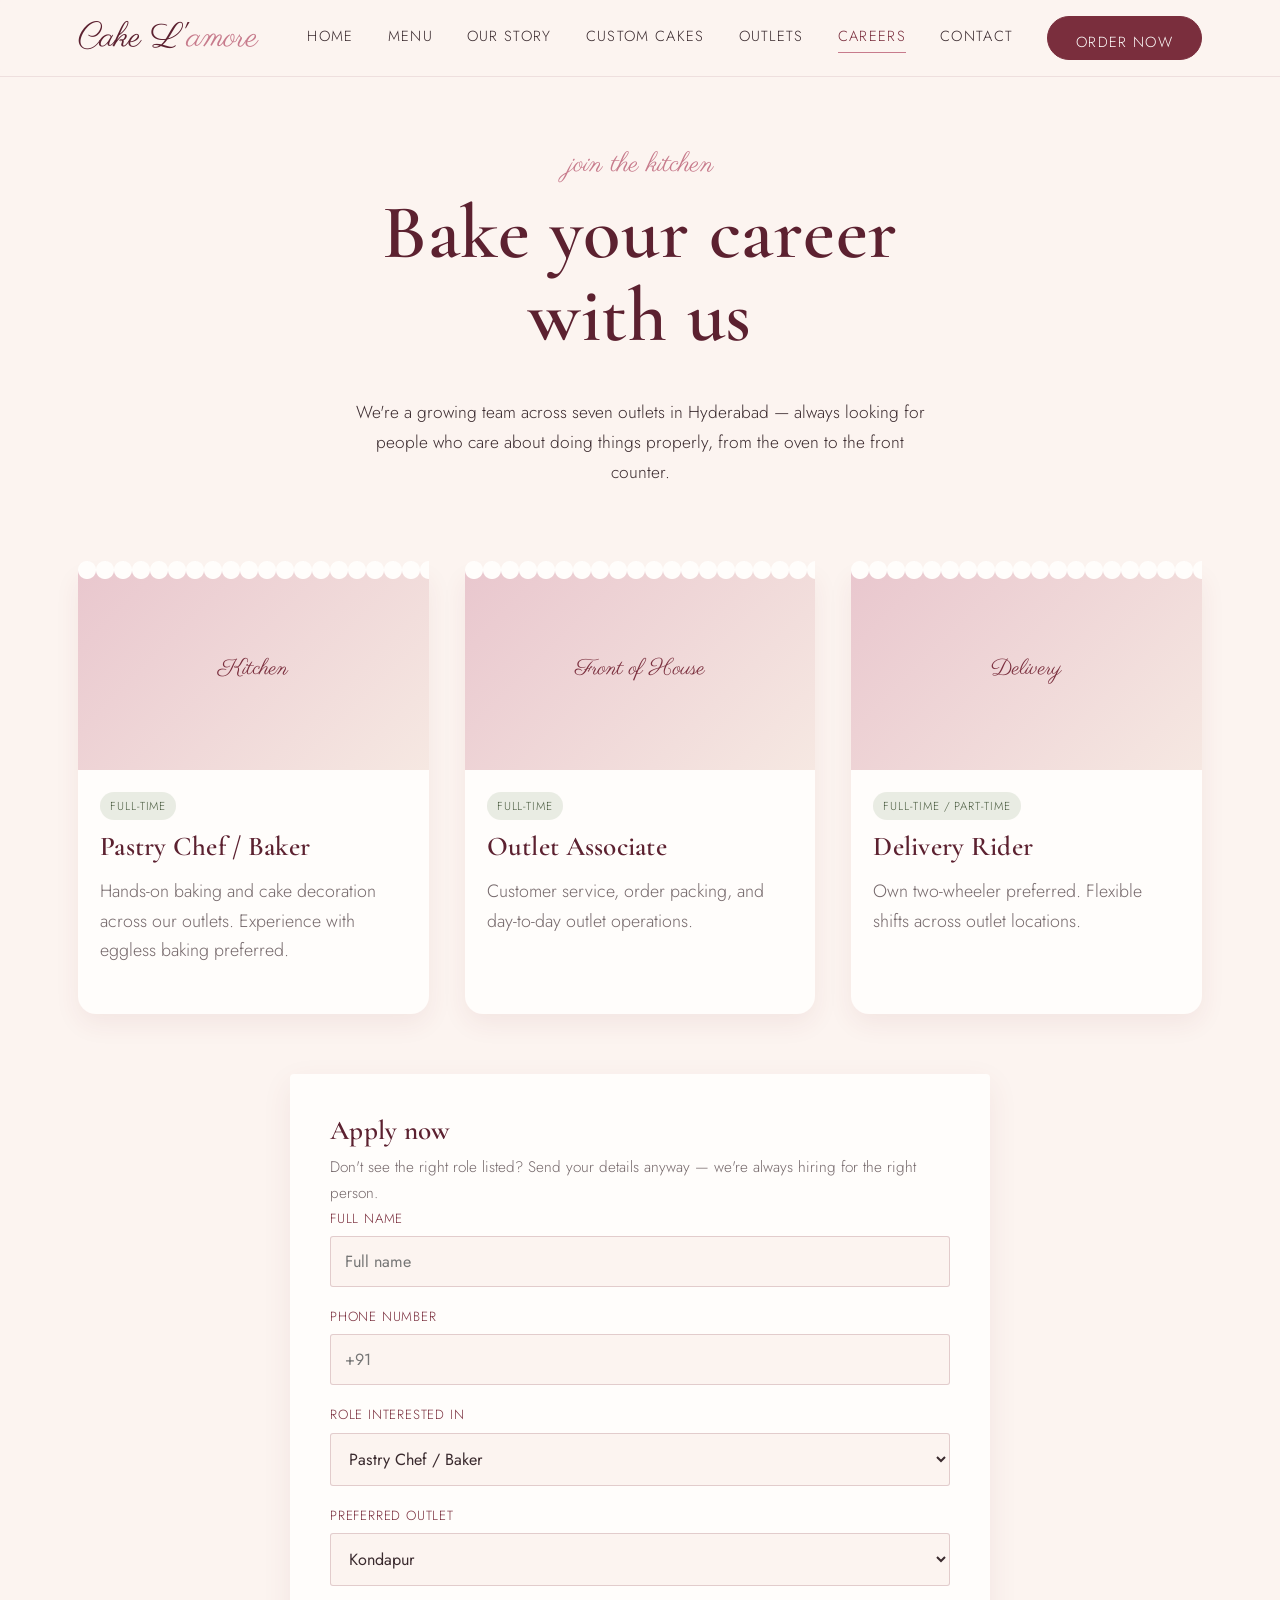
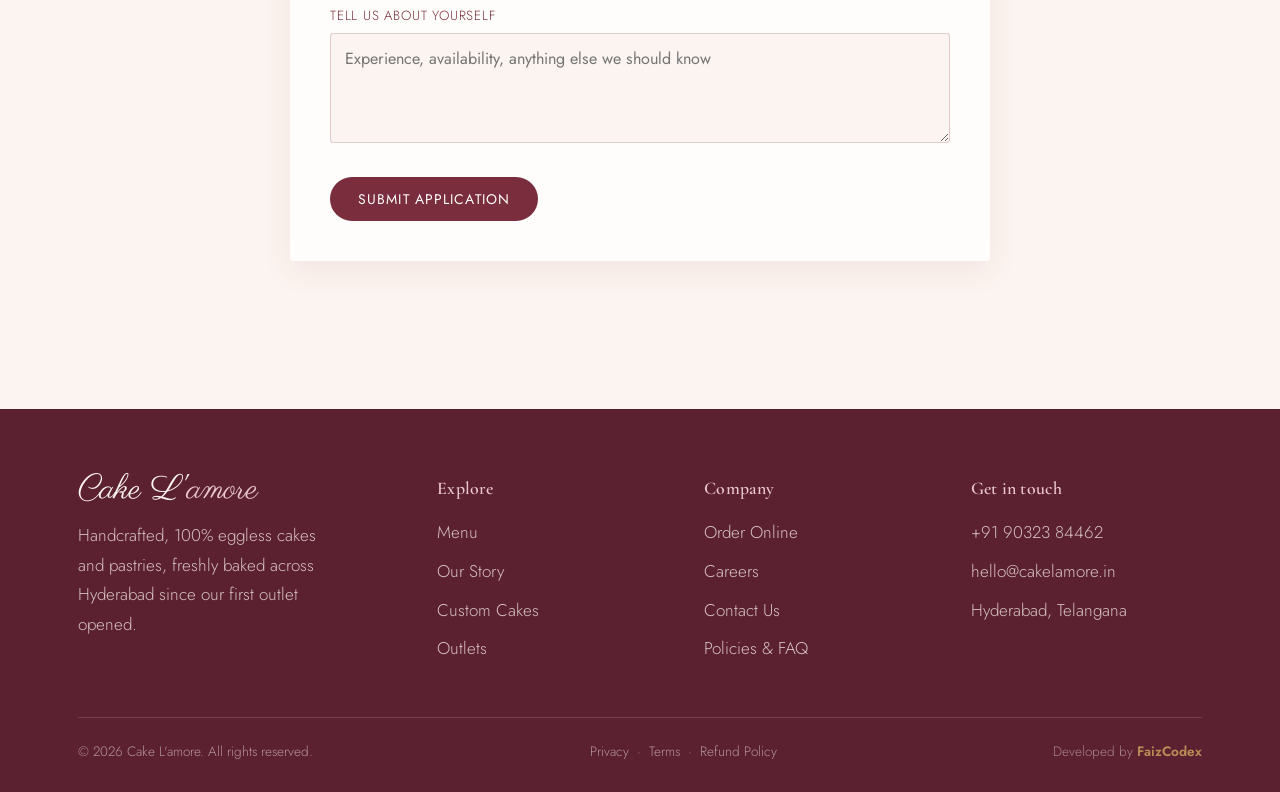
<file: careers.html>
<!DOCTYPE html>
<html lang="en">
<head>
<meta charset="UTF-8">
<meta name="viewport" content="width=device-width, initial-scale=1.0">
<title>Careers — Cake L'amore</title>
<meta name="description" content="Join the Cake L'amore team — open roles across our Hyderabad bakery outlets.">
<link rel="stylesheet" href="style.css">
</head>
<body data-page="careers">

<div id="loader" aria-hidden="true">
  <svg viewBox="0 0 300 100" xmlns="http://www.w3.org/2000/svg">
    <path d="M20,70 Q40,20 70,60 Q90,90 110,50 Q130,15 160,55 Q185,85 210,45 Q235,15 260,55" />
  </svg>
</div>

<header class="site">
  <div class="nav-inner">
    <a href="index.html" class="wordmark">Cake L'<span>amore</span></a>
    <nav class="links">
      <a href="index.html" data-nav="home">Home</a>
      <a href="menu.html" data-nav="menu">Menu</a>
      <a href="our-story.html" data-nav="story">Our Story</a>
      <a href="custom-cakes.html" data-nav="custom">Custom Cakes</a>
      <a href="outlets.html" data-nav="outlets">Outlets</a>
      <a href="careers.html" data-nav="careers">Careers</a>
      <a href="contact.html" data-nav="contact">Contact</a>
      <a href="order.html" class="btn solid">Order Now</a>
    </nav>
    <button class="hamburger" aria-label="Menu"><span></span><span></span><span></span></button>
  </div>
</header>

<section style="padding-top:64px;padding-bottom:20px">
  <div class="container section-head reveal">
    <span class="eyebrow">join the kitchen</span>
    <h1>Bake your career with us</h1>
    <p>We're a growing team across seven outlets in Hyderabad — always looking for people who care about doing things properly, from the oven to the front counter.</p>
  </div>
</section>

<section style="padding-top:10px">
  <div class="container">
    <div class="grid">

      <article class="card reveal">
        <div class="thumb">Kitchen</div>
        <div class="body">
          <span class="tag">Full-time</span>
          <h3>Pastry Chef / Baker</h3>
          <p style="font-size:.88rem;color:rgba(58,42,46,.7)">Hands-on baking and cake decoration across our outlets. Experience with eggless baking preferred.</p>
        </div>
      </article>

      <article class="card reveal">
        <div class="thumb">Front of House</div>
        <div class="body">
          <span class="tag">Full-time</span>
          <h3>Outlet Associate</h3>
          <p style="font-size:.88rem;color:rgba(58,42,46,.7)">Customer service, order packing, and day-to-day outlet operations.</p>
        </div>
      </article>

      <article class="card reveal">
        <div class="thumb">Delivery</div>
        <div class="body">
          <span class="tag">Full-time / Part-time</span>
          <h3>Delivery Rider</h3>
          <p style="font-size:.88rem;color:rgba(58,42,46,.7)">Own two-wheeler preferred. Flexible shifts across outlet locations.</p>
        </div>
      </article>

    </div>

    <div class="form-box reveal" style="margin-top:60px;max-width:700px;margin-left:auto;margin-right:auto">
      <h3 style="margin-bottom:6px">Apply now</h3>
      <p style="font-size:.9rem;color:rgba(58,42,46,.7);margin-bottom:0">Don't see the right role listed? Send your details anyway — we're always hiring for the right person.</p>
      <form data-demo-form>
        <label for="aname">Full Name</label>
        <input id="aname" type="text" required placeholder="Full name">

        <label for="aphone">Phone Number</label>
        <input id="aphone" type="tel" required placeholder="+91">

        <label for="arole">Role Interested In</label>
        <select id="arole">
          <option>Pastry Chef / Baker</option>
          <option>Outlet Associate</option>
          <option>Delivery Rider</option>
          <option>Other</option>
        </select>

        <label for="aoutlet">Preferred Outlet</label>
        <select id="aoutlet">
          <option>Kondapur</option>
          <option>Himayath Nagar</option>
          <option>Jubilee Hills</option>
          <option>Nizampet</option>
          <option>LB Nagar</option>
          <option>Secunderabad</option>
          <option>Manikonda / Narsingi</option>
          <option>Any</option>
        </select>

        <label for="anote">Tell us about yourself</label>
        <textarea id="anote" placeholder="Experience, availability, anything else we should know"></textarea>

        <button type="submit" class="btn solid" style="margin-top:24px;border:none;cursor:pointer">Submit Application</button>
        <p class="form-success" style="display:none;color:var(--wine);margin-top:16px">Thanks! Our team will review your application and reach out if it's a fit.</p>
      </form>
    </div>
  </div>
</section>

<footer class="site">
  <div class="container">
    <div class="foot-grid">
      <div>
        <div class="wordmark">Cake L'<span>amore</span></div>
        <p style="margin-top:14px;max-width:260px">Handcrafted, 100% eggless cakes and pastries, freshly baked across Hyderabad since our first outlet opened.</p>
      </div>
      <div>
        <h4>Explore</h4>
        <a href="menu.html">Menu</a>
        <a href="our-story.html">Our Story</a>
        <a href="custom-cakes.html">Custom Cakes</a>
        <a href="outlets.html">Outlets</a>
      </div>
      <div>
        <h4>Company</h4>
        <a href="order.html">Order Online</a>
        <a href="careers.html">Careers</a>
        <a href="contact.html">Contact Us</a>
        <a href="policies.html">Policies &amp; FAQ</a>
      </div>
      <div>
        <h4>Get in touch</h4>
        <a href="tel:+919032384462">+91 90323 84462</a>
        <a href="mailto:hello@cakelamore.in">hello@cakelamore.in</a>
        <p>Hyderabad, Telangana</p>
      </div>
    </div>
    <div class="foot-bottom">
      <span>© 2026 Cake L'amore. All rights reserved.</span>
      <span><a href="policies.html">Privacy</a> &nbsp;·&nbsp; <a href="policies.html">Terms</a> &nbsp;·&nbsp; <a href="policies.html">Refund Policy</a></span>
      <span class="dev-credit">Developed by <a href="https://www.faizcodex.com" target="_blank" rel="noopener">FaizCodex</a></span>
    </div>
  </div>
</footer>
<script src="script.js"></script>
</body>
</html>
</file>
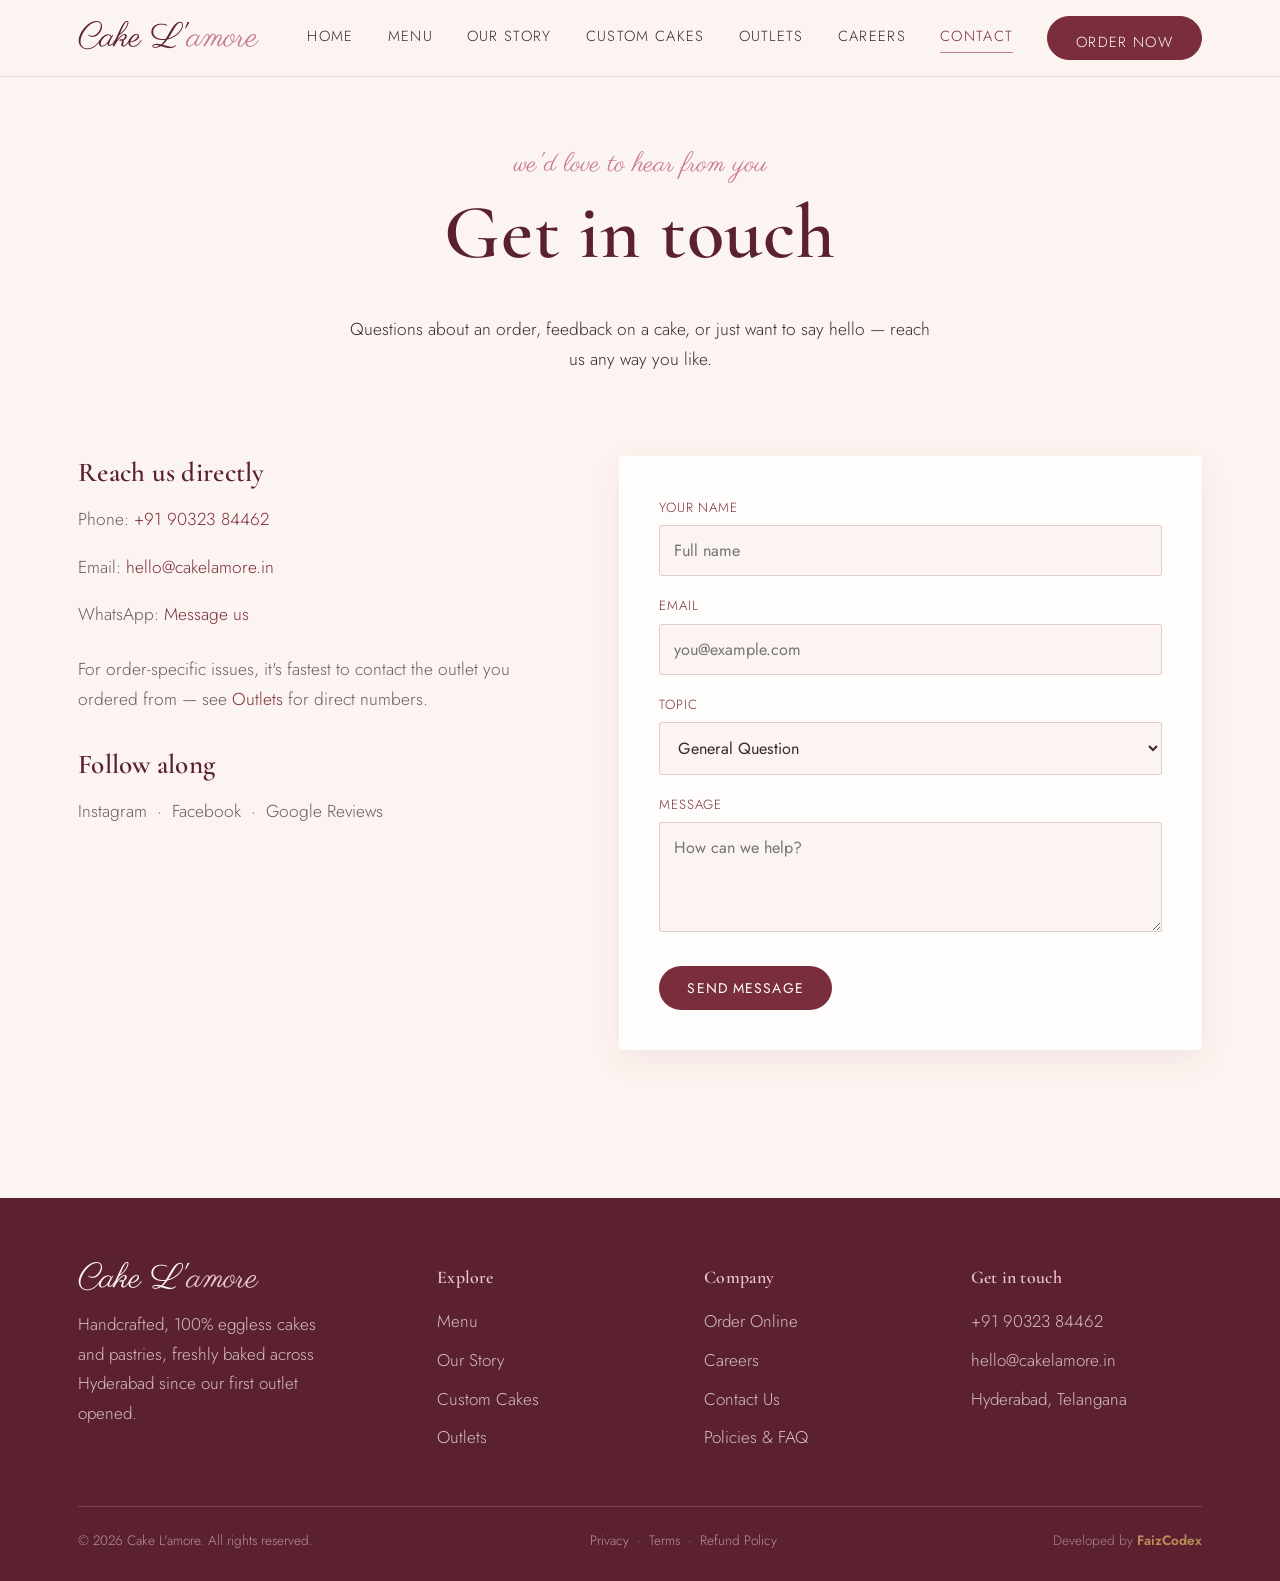
<file: contact.html>
<!DOCTYPE html>
<html lang="en">
<head>
<meta charset="UTF-8">
<meta name="viewport" content="width=device-width, initial-scale=1.0">
<title>Contact — Cake L'amore</title>
<meta name="description" content="Get in touch with Cake L'amore, Hyderabad — questions, feedback, or help with your order.">
<link rel="stylesheet" href="style.css">
</head>
<body data-page="contact">

<div id="loader" aria-hidden="true">
  <svg viewBox="0 0 300 100" xmlns="http://www.w3.org/2000/svg">
    <path d="M20,70 Q40,20 70,60 Q90,90 110,50 Q130,15 160,55 Q185,85 210,45 Q235,15 260,55" />
  </svg>
</div>

<header class="site">
  <div class="nav-inner">
    <a href="index.html" class="wordmark">Cake L'<span>amore</span></a>
    <nav class="links">
      <a href="index.html" data-nav="home">Home</a>
      <a href="menu.html" data-nav="menu">Menu</a>
      <a href="our-story.html" data-nav="story">Our Story</a>
      <a href="custom-cakes.html" data-nav="custom">Custom Cakes</a>
      <a href="outlets.html" data-nav="outlets">Outlets</a>
      <a href="careers.html" data-nav="careers">Careers</a>
      <a href="contact.html" data-nav="contact">Contact</a>
      <a href="order.html" class="btn solid">Order Now</a>
    </nav>
    <button class="hamburger" aria-label="Menu"><span></span><span></span><span></span></button>
  </div>
</header>

<section style="padding-top:64px;padding-bottom:20px">
  <div class="container section-head reveal">
    <span class="eyebrow">we'd love to hear from you</span>
    <h1>Get in touch</h1>
    <p>Questions about an order, feedback on a cake, or just want to say hello — reach us any way you like.</p>
  </div>
</section>

<section style="padding-top:10px">
  <div class="container" style="display:grid;grid-template-columns:1fr 1.2fr;gap:56px;align-items:flex-start">

    <div class="reveal">
      <h3>Reach us directly</h3>
      <p style="color:rgba(58,42,46,.75)">Phone: <a href="tel:+919032384462" style="color:var(--wine)">+91 90323 84462</a></p>
      <p style="color:rgba(58,42,46,.75)">Email: <a href="mailto:hello@cakelamore.in" style="color:var(--wine)">hello@cakelamore.in</a></p>
      <p style="color:rgba(58,42,46,.75)">WhatsApp: <a href="https://wa.me/919032384462" style="color:var(--wine)">Message us</a></p>
      <p style="color:rgba(58,42,46,.75);margin-top:24px">For order-specific issues, it's fastest to contact the outlet you ordered from — see <a href="outlets.html" style="color:var(--wine)">Outlets</a> for direct numbers.</p>
      <h3 style="margin-top:34px">Follow along</h3>
      <p style="color:rgba(58,42,46,.75)">Instagram &nbsp;·&nbsp; Facebook &nbsp;·&nbsp; Google Reviews</p>
    </div>

    <div class="form-box reveal">
      <form data-demo-form>
        <label for="cname">Your Name</label>
        <input id="cname" type="text" required placeholder="Full name">

        <label for="cemail">Email</label>
        <input id="cemail" type="email" required placeholder="you@example.com">

        <label for="ctopic">Topic</label>
        <select id="ctopic">
          <option>General Question</option>
          <option>Order Issue</option>
          <option>Feedback</option>
          <option>Bulk / Corporate Orders</option>
          <option>Other</option>
        </select>

        <label for="cmessage">Message</label>
        <textarea id="cmessage" required placeholder="How can we help?"></textarea>

        <button type="submit" class="btn solid" style="margin-top:24px;border:none;cursor:pointer">Send Message</button>
        <p class="form-success" style="display:none;color:var(--wine);margin-top:16px">Thanks for reaching out! We'll get back to you within 24 hours.</p>
      </form>
    </div>

  </div>
</section>

<footer class="site">
  <div class="container">
    <div class="foot-grid">
      <div>
        <div class="wordmark">Cake L'<span>amore</span></div>
        <p style="margin-top:14px;max-width:260px">Handcrafted, 100% eggless cakes and pastries, freshly baked across Hyderabad since our first outlet opened.</p>
      </div>
      <div>
        <h4>Explore</h4>
        <a href="menu.html">Menu</a>
        <a href="our-story.html">Our Story</a>
        <a href="custom-cakes.html">Custom Cakes</a>
        <a href="outlets.html">Outlets</a>
      </div>
      <div>
        <h4>Company</h4>
        <a href="order.html">Order Online</a>
        <a href="careers.html">Careers</a>
        <a href="contact.html">Contact Us</a>
        <a href="policies.html">Policies &amp; FAQ</a>
      </div>
      <div>
        <h4>Get in touch</h4>
        <a href="tel:+919032384462">+91 90323 84462</a>
        <a href="mailto:hello@cakelamore.in">hello@cakelamore.in</a>
        <p>Hyderabad, Telangana</p>
      </div>
    </div>
    <div class="foot-bottom">
      <span>© 2026 Cake L'amore. All rights reserved.</span>
      <span><a href="policies.html">Privacy</a> &nbsp;·&nbsp; <a href="policies.html">Terms</a> &nbsp;·&nbsp; <a href="policies.html">Refund Policy</a></span>
      <span class="dev-credit">Developed by <a href="https://www.faizcodex.com" target="_blank" rel="noopener">FaizCodex</a></span>
    </div>
  </div>
</footer>
<script src="script.js"></script>
</body>
</html>
</file>
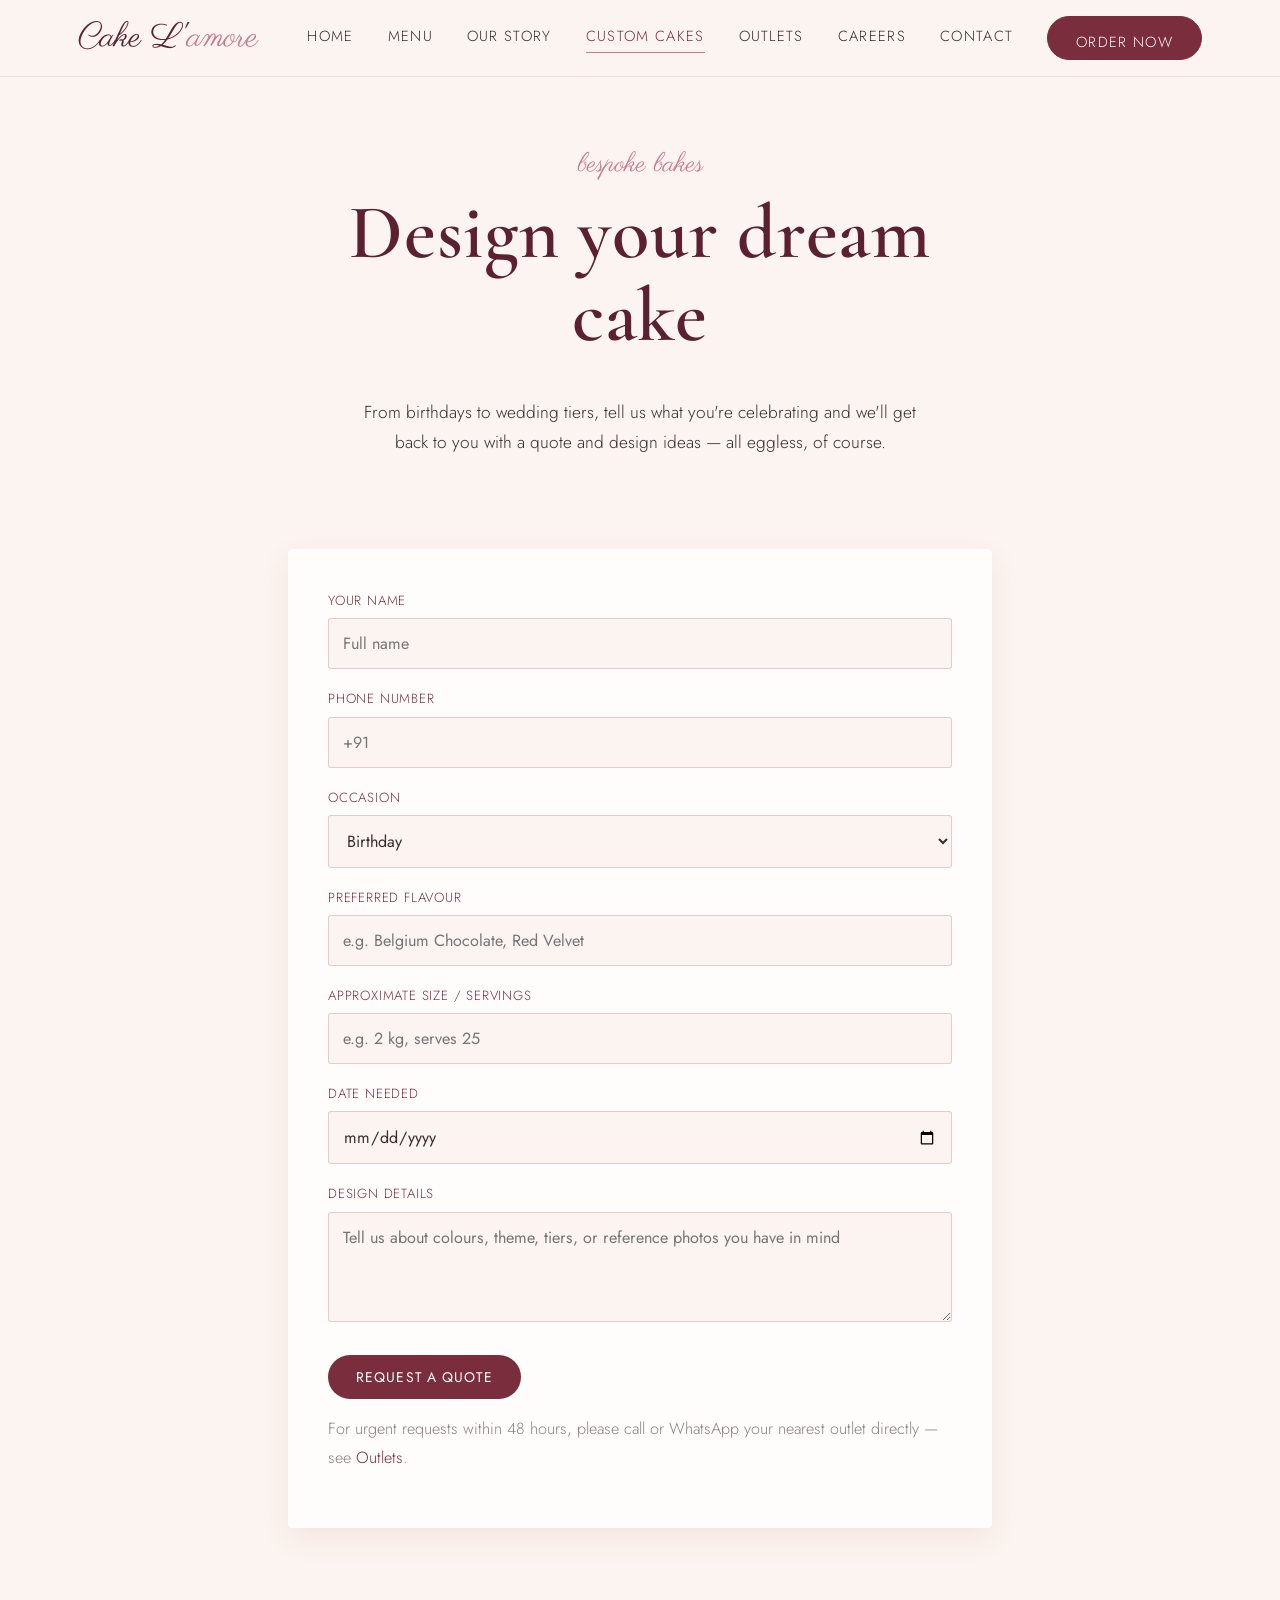
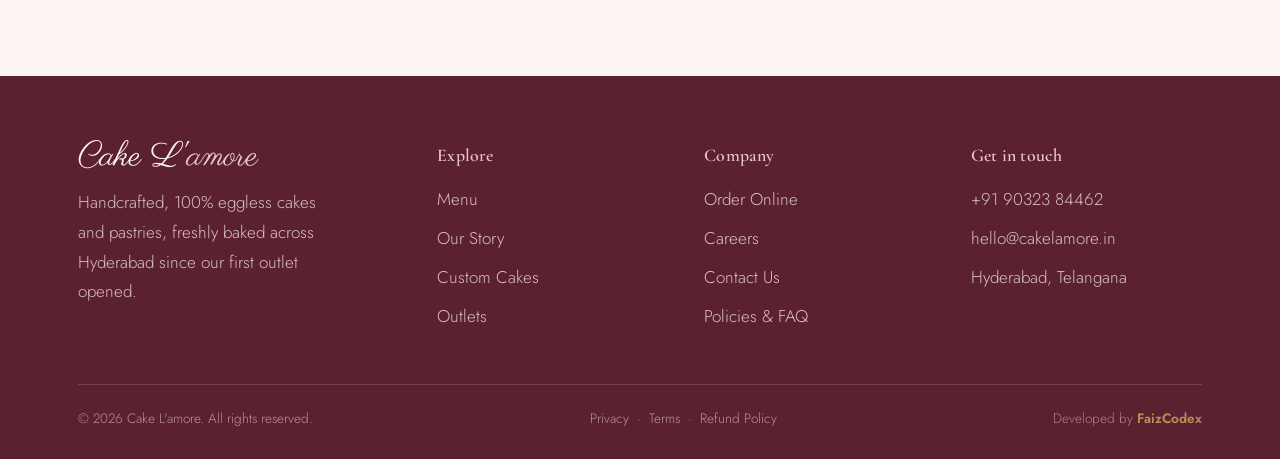
<file: custom-cakes.html>
<!DOCTYPE html>
<html lang="en">
<head>
<meta charset="UTF-8">
<meta name="viewport" content="width=device-width, initial-scale=1.0">
<title>Custom Cakes — Cake L'amore</title>
<meta name="description" content="Request a custom eggless cake for weddings, birthdays and celebrations from Cake L'amore, Hyderabad.">
<link rel="stylesheet" href="style.css">
</head>
<body data-page="custom">

<div id="loader" aria-hidden="true">
  <svg viewBox="0 0 300 100" xmlns="http://www.w3.org/2000/svg">
    <path d="M20,70 Q40,20 70,60 Q90,90 110,50 Q130,15 160,55 Q185,85 210,45 Q235,15 260,55" />
  </svg>
</div>

<header class="site">
  <div class="nav-inner">
    <a href="index.html" class="wordmark">Cake L'<span>amore</span></a>
    <nav class="links">
      <a href="index.html" data-nav="home">Home</a>
      <a href="menu.html" data-nav="menu">Menu</a>
      <a href="our-story.html" data-nav="story">Our Story</a>
      <a href="custom-cakes.html" data-nav="custom">Custom Cakes</a>
      <a href="outlets.html" data-nav="outlets">Outlets</a>
      <a href="careers.html" data-nav="careers">Careers</a>
      <a href="contact.html" data-nav="contact">Contact</a>
      <a href="order.html" class="btn solid">Order Now</a>
    </nav>
    <button class="hamburger" aria-label="Menu"><span></span><span></span><span></span></button>
  </div>
</header>

<section style="padding-top:64px;padding-bottom:40px">
  <div class="container section-head reveal">
    <span class="eyebrow">bespoke bakes</span>
    <h1>Design your dream cake</h1>
    <p>From birthdays to wedding tiers, tell us what you're celebrating and we'll get back to you with a quote and design ideas — all eggless, of course.</p>
  </div>
</section>

<section style="padding-top:0">
  <div class="container" style="max-width:760px">
    <div class="form-box reveal">
      <form data-demo-form>
        <label for="name">Your Name</label>
        <input id="name" type="text" required placeholder="Full name">

        <label for="phone">Phone Number</label>
        <input id="phone" type="tel" required placeholder="+91">

        <label for="occasion">Occasion</label>
        <select id="occasion">
          <option>Birthday</option>
          <option>Wedding / Engagement</option>
          <option>Anniversary</option>
          <option>Corporate Event</option>
          <option>Other Celebration</option>
        </select>

        <label for="flavour">Preferred Flavour</label>
        <input id="flavour" type="text" placeholder="e.g. Belgium Chocolate, Red Velvet">

        <label for="size">Approximate Size / Servings</label>
        <input id="size" type="text" placeholder="e.g. 2 kg, serves 25">

        <label for="date">Date Needed</label>
        <input id="date" type="date">

        <label for="details">Design Details</label>
        <textarea id="details" placeholder="Tell us about colours, theme, tiers, or reference photos you have in mind"></textarea>

        <button type="submit" class="btn solid" style="margin-top:24px;border:none;cursor:pointer">Request a Quote</button>
        <p class="form-success" style="display:none;color:var(--wine);margin-top:16px">Thank you! Our cake designers will reach out within 24 hours to confirm your order.</p>
        <p class="form-note">For urgent requests within 48 hours, please call or WhatsApp your nearest outlet directly — see <a href="outlets.html" style="color:var(--wine)">Outlets</a>.</p>
      </form>
    </div>
  </div>
</section>

<footer class="site">
  <div class="container">
    <div class="foot-grid">
      <div>
        <div class="wordmark">Cake L'<span>amore</span></div>
        <p style="margin-top:14px;max-width:260px">Handcrafted, 100% eggless cakes and pastries, freshly baked across Hyderabad since our first outlet opened.</p>
      </div>
      <div>
        <h4>Explore</h4>
        <a href="menu.html">Menu</a>
        <a href="our-story.html">Our Story</a>
        <a href="custom-cakes.html">Custom Cakes</a>
        <a href="outlets.html">Outlets</a>
      </div>
      <div>
        <h4>Company</h4>
        <a href="order.html">Order Online</a>
        <a href="careers.html">Careers</a>
        <a href="contact.html">Contact Us</a>
        <a href="policies.html">Policies &amp; FAQ</a>
      </div>
      <div>
        <h4>Get in touch</h4>
        <a href="tel:+919032384462">+91 90323 84462</a>
        <a href="mailto:hello@cakelamore.in">hello@cakelamore.in</a>
        <p>Hyderabad, Telangana</p>
      </div>
    </div>
    <div class="foot-bottom">
      <span>© 2026 Cake L'amore. All rights reserved.</span>
      <span><a href="policies.html">Privacy</a> &nbsp;·&nbsp; <a href="policies.html">Terms</a> &nbsp;·&nbsp; <a href="policies.html">Refund Policy</a></span>
      <span class="dev-credit">Developed by <a href="https://www.faizcodex.com" target="_blank" rel="noopener">FaizCodex</a></span>
    </div>
  </div>
</footer>
<script src="script.js"></script>
</body>
</html>
</file>
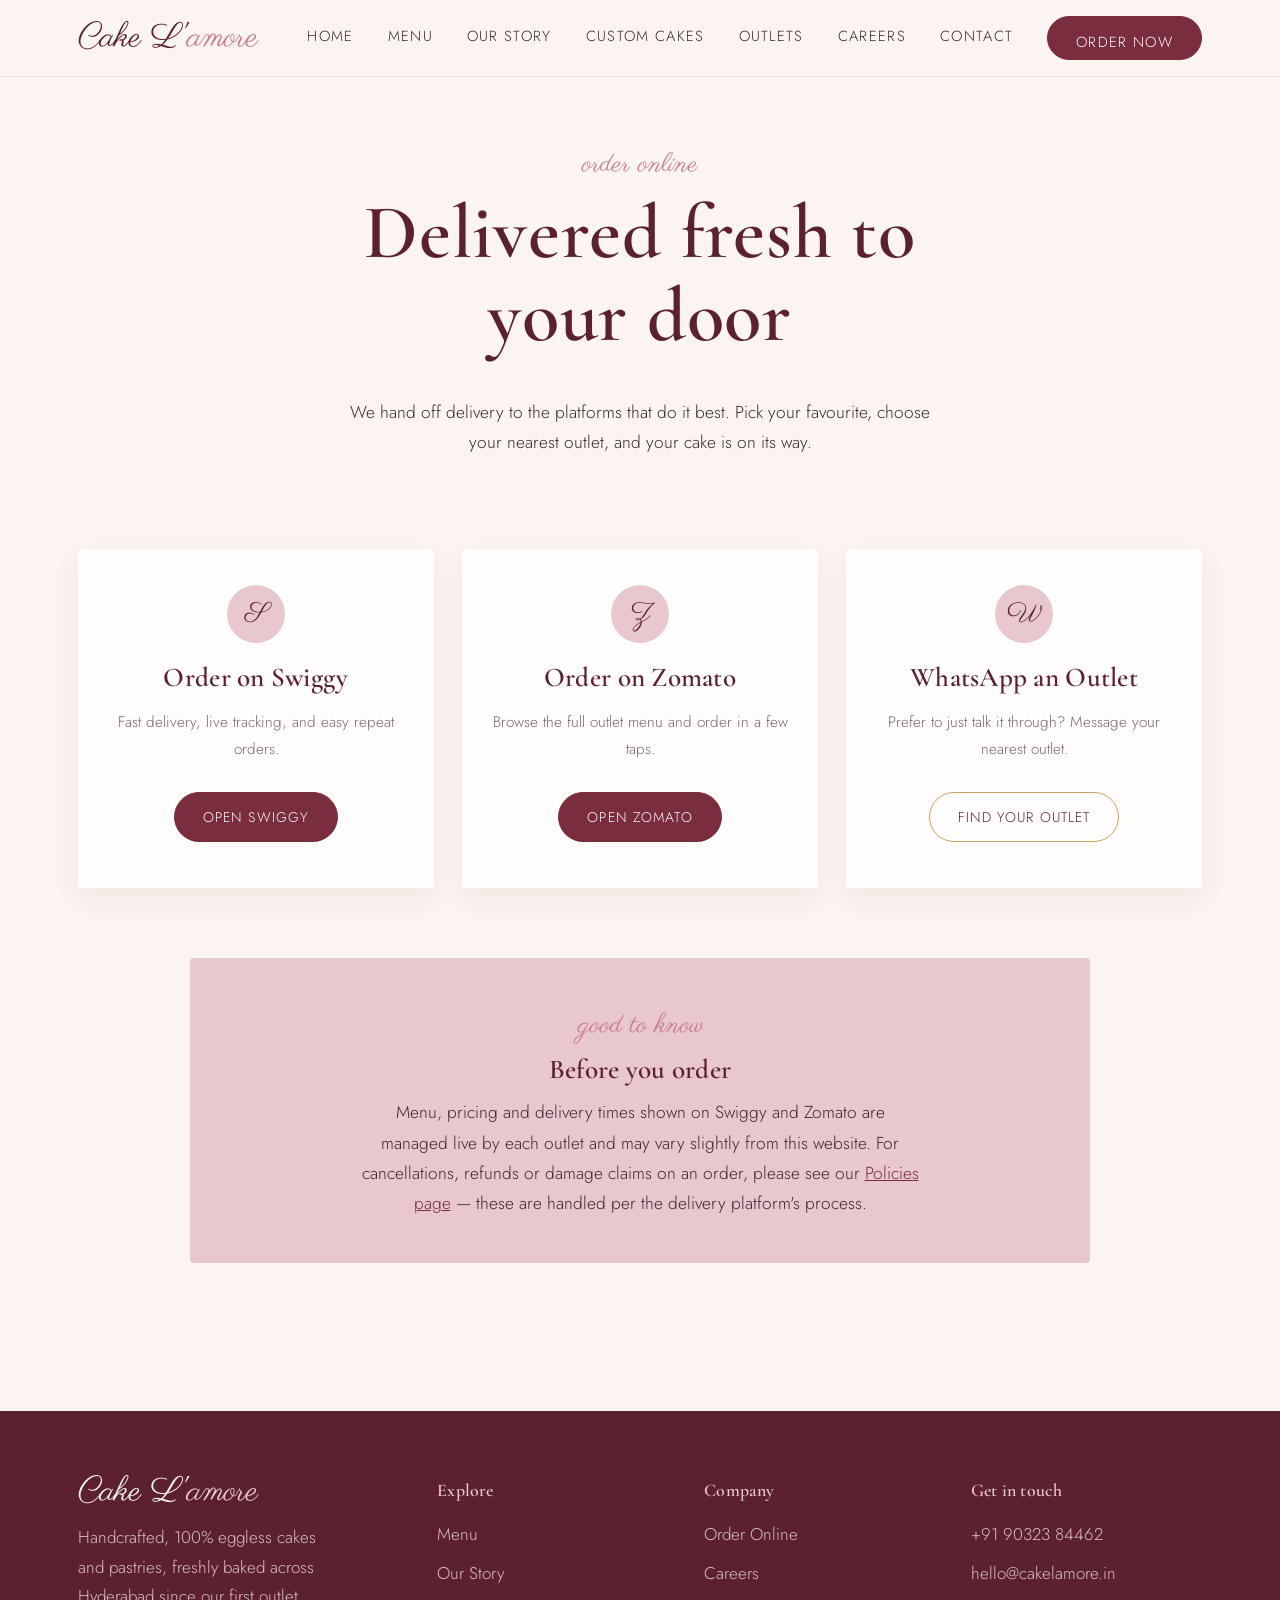
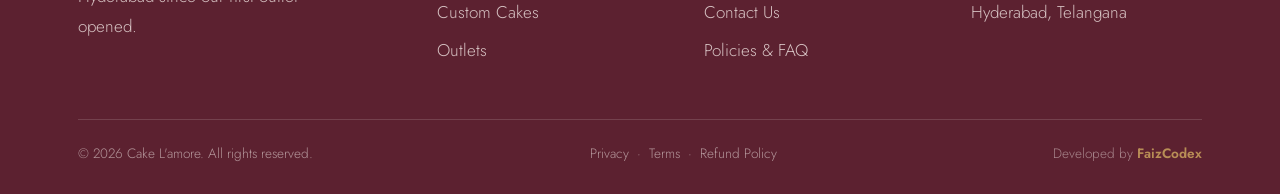
<file: order.html>
<!DOCTYPE html>
<html lang="en">
<head>
<meta charset="UTF-8">
<meta name="viewport" content="width=device-width, initial-scale=1.0">
<title>Order Online — Cake L'amore</title>
<meta name="description" content="Order Cake L'amore's eggless cakes and desserts online through Swiggy or Zomato, or reach your nearest outlet directly on WhatsApp.">
<link rel="stylesheet" href="style.css">
</head>
<body data-page="order">

<div id="loader" aria-hidden="true">
  <svg viewBox="0 0 300 100" xmlns="http://www.w3.org/2000/svg">
    <path d="M20,70 Q40,20 70,60 Q90,90 110,50 Q130,15 160,55 Q185,85 210,45 Q235,15 260,55" />
  </svg>
</div>

<header class="site">
  <div class="nav-inner">
    <a href="index.html" class="wordmark">Cake L'<span>amore</span></a>
    <nav class="links">
      <a href="index.html" data-nav="home">Home</a>
      <a href="menu.html" data-nav="menu">Menu</a>
      <a href="our-story.html" data-nav="story">Our Story</a>
      <a href="custom-cakes.html" data-nav="custom">Custom Cakes</a>
      <a href="outlets.html" data-nav="outlets">Outlets</a>
      <a href="careers.html" data-nav="careers">Careers</a>
      <a href="contact.html" data-nav="contact">Contact</a>
      <a href="order.html" class="btn solid">Order Now</a>
    </nav>
    <button class="hamburger" aria-label="Menu"><span></span><span></span><span></span></button>
  </div>
</header>

<section style="padding-top:64px;padding-bottom:20px">
  <div class="container section-head reveal">
    <span class="eyebrow">order online</span>
    <h1>Delivered fresh to your door</h1>
    <p>We hand off delivery to the platforms that do it best. Pick your favourite, choose your nearest outlet, and your cake is on its way.</p>
  </div>
</section>

<section style="padding-top:20px">
  <div class="container">
    <div class="partner-grid">

      <div class="partner-card reveal">
        <div class="icon">S</div>
        <h3>Order on Swiggy</h3>
        <p style="font-size:.9rem;color:rgba(58,42,46,.7)">Fast delivery, live tracking, and easy repeat orders.</p>
        <a href="https://www.swiggy.com/city/hyderabad/cake-lamore" target="_blank" rel="noopener" class="btn solid" style="margin-top:14px">Open Swiggy</a>
      </div>

      <div class="partner-card reveal">
        <div class="icon">Z</div>
        <h3>Order on Zomato</h3>
        <p style="font-size:.9rem;color:rgba(58,42,46,.7)">Browse the full outlet menu and order in a few taps.</p>
        <a href="https://www.zomato.com/hyderabad/cake-lamore-1-kondapur" target="_blank" rel="noopener" class="btn solid" style="margin-top:14px">Open Zomato</a>
      </div>

      <div class="partner-card reveal">
        <div class="icon">W</div>
        <h3>WhatsApp an Outlet</h3>
        <p style="font-size:.9rem;color:rgba(58,42,46,.7)">Prefer to just talk it through? Message your nearest outlet.</p>
        <a href="outlets.html" class="btn gold" style="margin-top:14px">Find Your Outlet</a>
      </div>

    </div>

    <div class="banner reveal">
      <span class="eyebrow">good to know</span>
      <h3>Before you order</h3>
      <p style="max-width:560px;margin:0 auto">Menu, pricing and delivery times shown on Swiggy and Zomato are managed live by each outlet and may vary slightly from this website. For cancellations, refunds or damage claims on an order, please see our <a href="policies.html" style="color:var(--wine);text-decoration:underline">Policies page</a> — these are handled per the delivery platform's process.</p>
    </div>
  </div>
</section>

<footer class="site">
  <div class="container">
    <div class="foot-grid">
      <div>
        <div class="wordmark">Cake L'<span>amore</span></div>
        <p style="margin-top:14px;max-width:260px">Handcrafted, 100% eggless cakes and pastries, freshly baked across Hyderabad since our first outlet opened.</p>
      </div>
      <div>
        <h4>Explore</h4>
        <a href="menu.html">Menu</a>
        <a href="our-story.html">Our Story</a>
        <a href="custom-cakes.html">Custom Cakes</a>
        <a href="outlets.html">Outlets</a>
      </div>
      <div>
        <h4>Company</h4>
        <a href="order.html">Order Online</a>
        <a href="careers.html">Careers</a>
        <a href="contact.html">Contact Us</a>
        <a href="policies.html">Policies &amp; FAQ</a>
      </div>
      <div>
        <h4>Get in touch</h4>
        <a href="tel:+919032384462">+91 90323 84462</a>
        <a href="mailto:hello@cakelamore.in">hello@cakelamore.in</a>
        <p>Hyderabad, Telangana</p>
      </div>
    </div>
    <div class="foot-bottom">
      <span>© 2026 Cake L'amore. All rights reserved.</span>
      <span><a href="policies.html">Privacy</a> &nbsp;·&nbsp; <a href="policies.html">Terms</a> &nbsp;·&nbsp; <a href="policies.html">Refund Policy</a></span>
      <span class="dev-credit">Developed by <a href="https://www.faizcodex.com" target="_blank" rel="noopener">FaizCodex</a></span>
    </div>
  </div>
</footer>
<script src="script.js"></script>
</body>
</html>
</file>
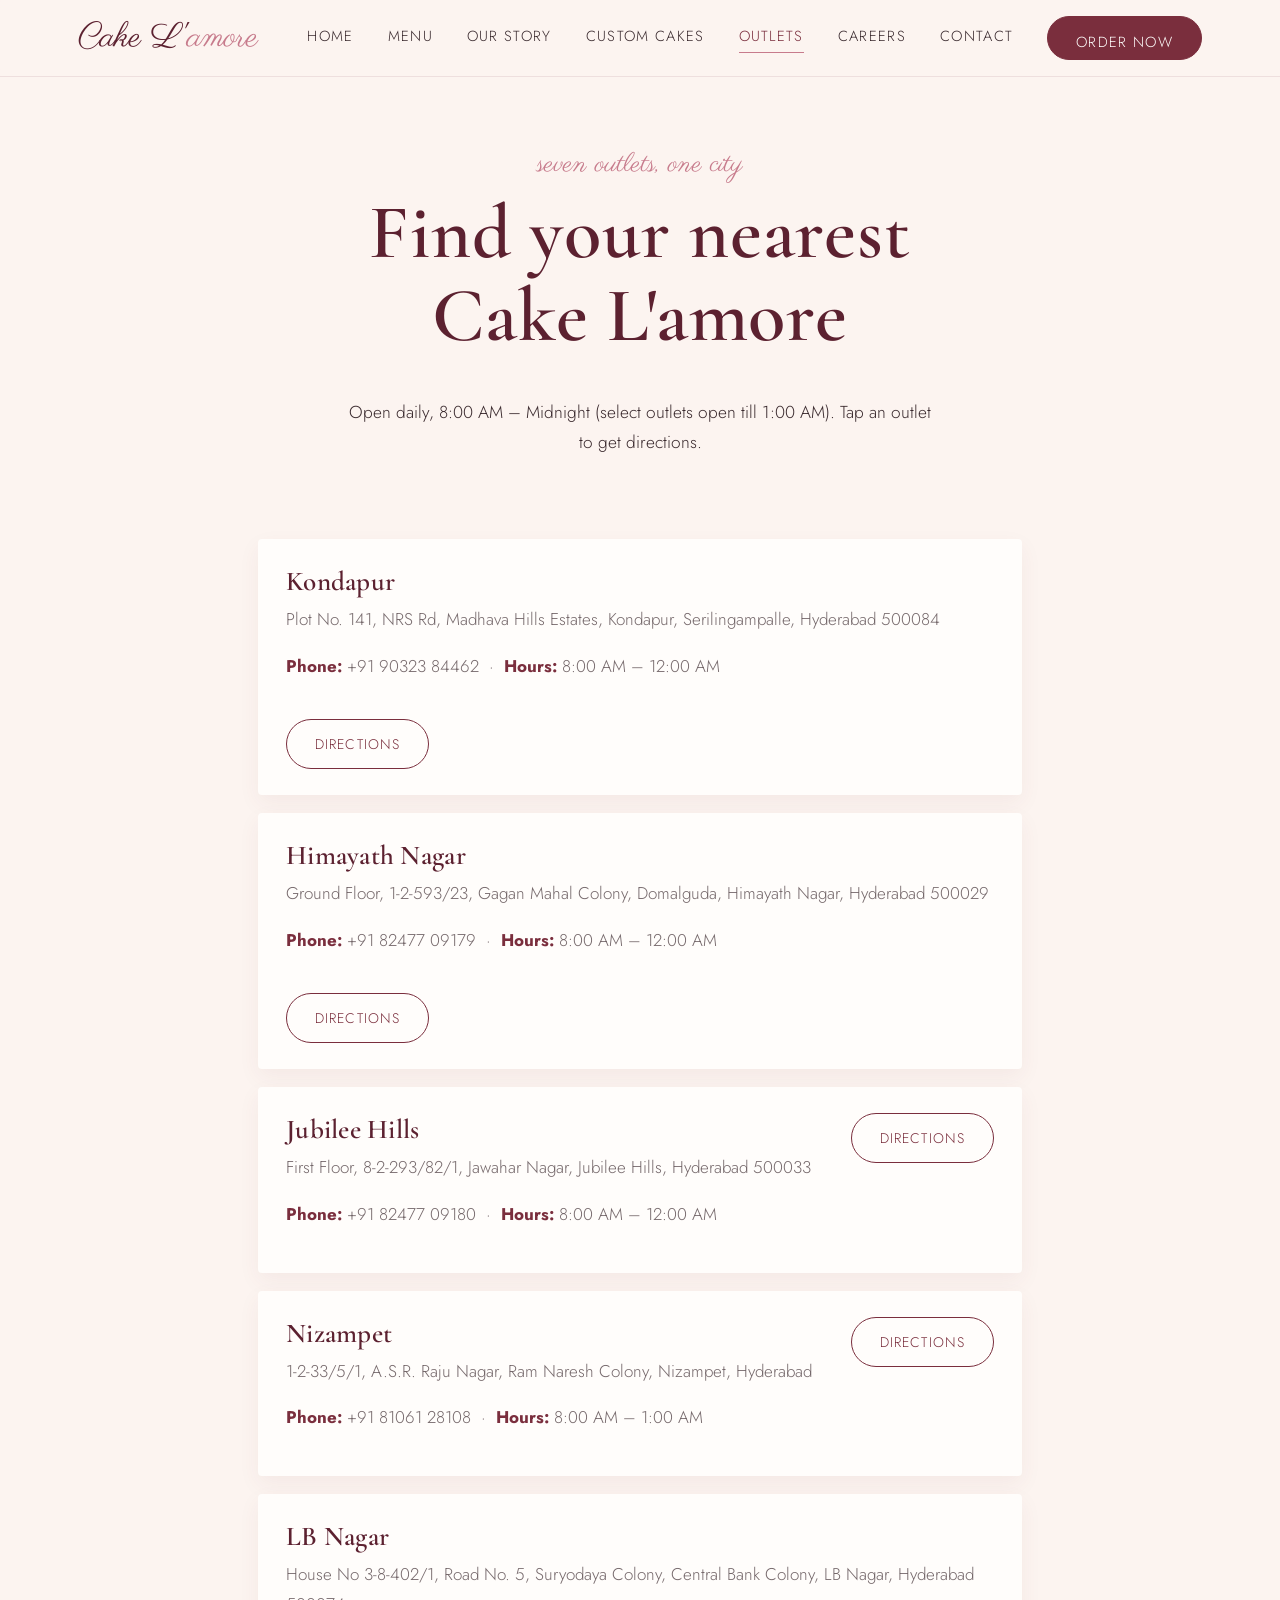
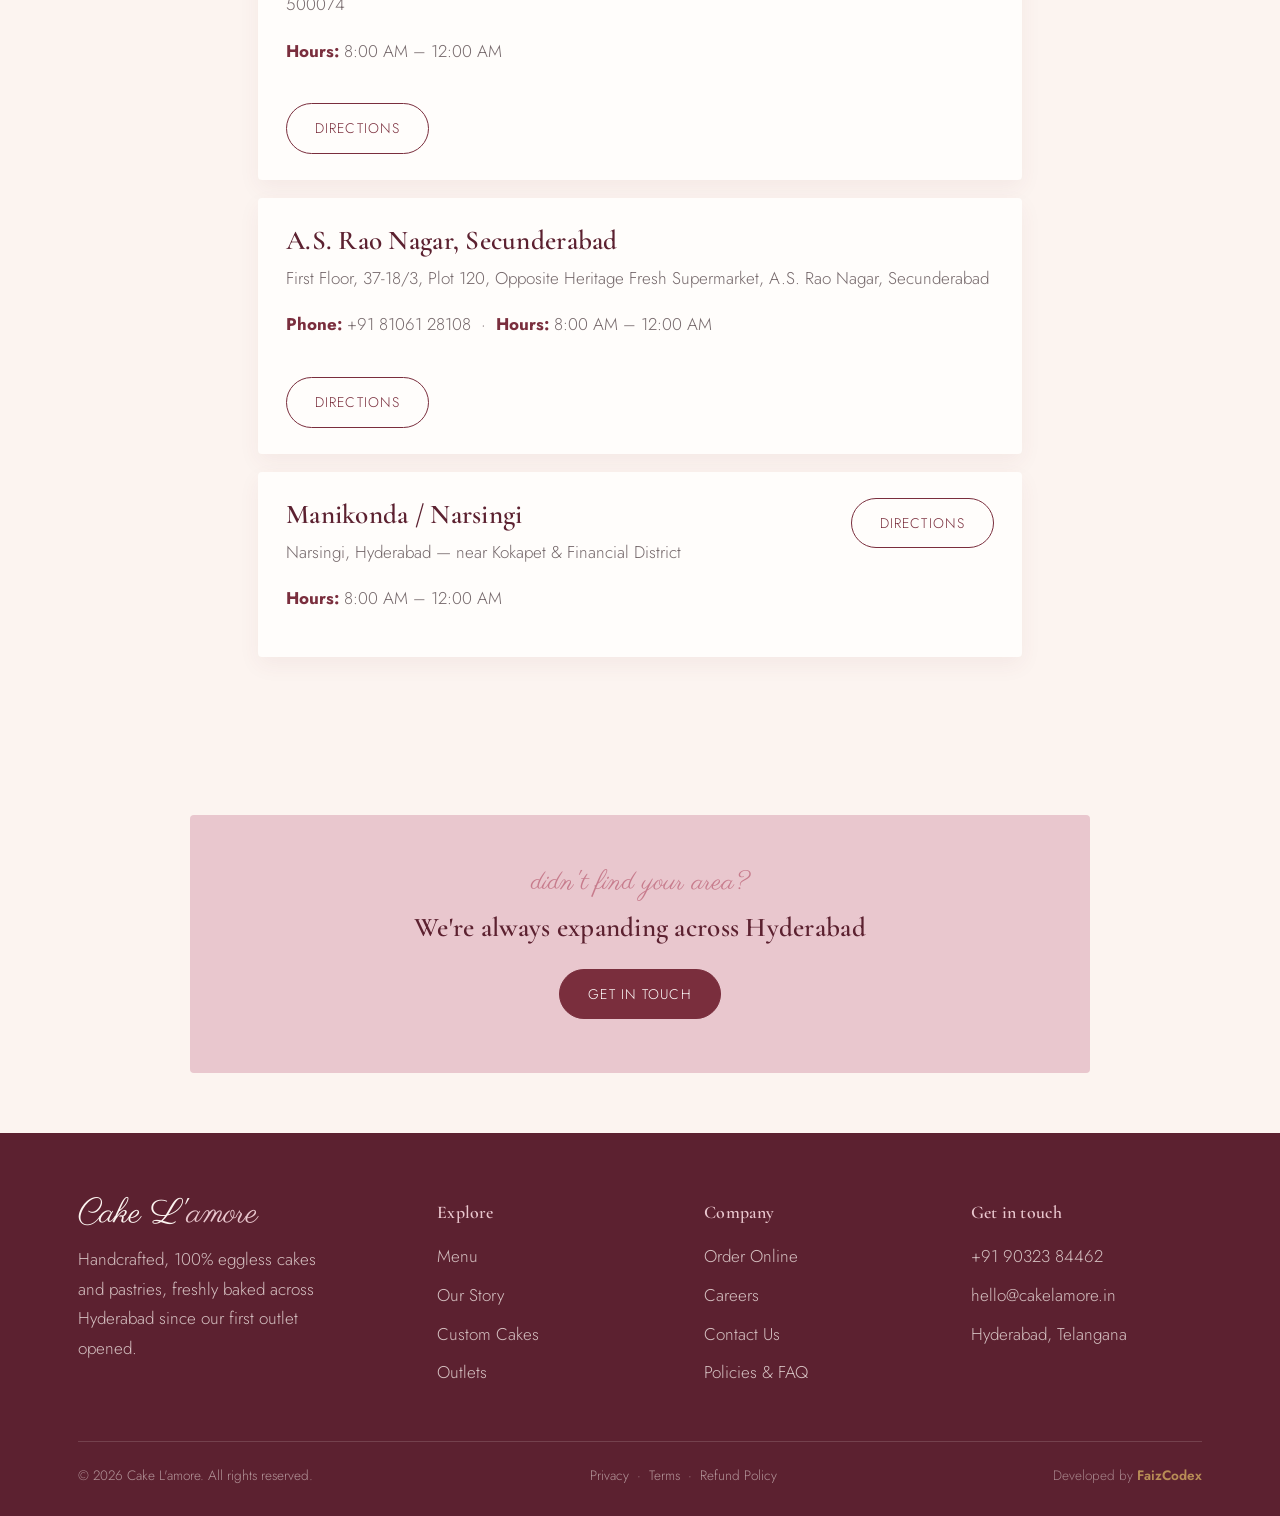
<file: outlets.html>
<!DOCTYPE html>
<html lang="en">
<head>
<meta charset="UTF-8">
<meta name="viewport" content="width=device-width, initial-scale=1.0">
<title>Outlets — Cake L'amore</title>
<meta name="description" content="Find your nearest Cake L'amore outlet across Hyderabad — Kondapur, Himayath Nagar, Jubilee Hills, Nizampet, LB Nagar, Secunderabad and Manikonda.">
<link rel="stylesheet" href="style.css">
</head>
<body data-page="outlets">

<div id="loader" aria-hidden="true">
  <svg viewBox="0 0 300 100" xmlns="http://www.w3.org/2000/svg">
    <path d="M20,70 Q40,20 70,60 Q90,90 110,50 Q130,15 160,55 Q185,85 210,45 Q235,15 260,55" />
  </svg>
</div>

<header class="site">
  <div class="nav-inner">
    <a href="index.html" class="wordmark">Cake L'<span>amore</span></a>
    <nav class="links">
      <a href="index.html" data-nav="home">Home</a>
      <a href="menu.html" data-nav="menu">Menu</a>
      <a href="our-story.html" data-nav="story">Our Story</a>
      <a href="custom-cakes.html" data-nav="custom">Custom Cakes</a>
      <a href="outlets.html" data-nav="outlets">Outlets</a>
      <a href="careers.html" data-nav="careers">Careers</a>
      <a href="contact.html" data-nav="contact">Contact</a>
      <a href="order.html" class="btn solid">Order Now</a>
    </nav>
    <button class="hamburger" aria-label="Menu"><span></span><span></span><span></span></button>
  </div>
</header>

<section style="padding-top:64px;padding-bottom:20px">
  <div class="container section-head reveal">
    <span class="eyebrow">seven outlets, one city</span>
    <h1>Find your nearest Cake L'amore</h1>
    <p>Open daily, 8:00 AM – Midnight (select outlets open till 1:00 AM). Tap an outlet to get directions.</p>
  </div>
</section>

<section style="padding-top:10px">
  <div class="container" style="max-width:820px">

    <div class="outlet-card reveal">
      <div>
        <h3>Kondapur</h3>
        <p class="meta">Plot No. 141, NRS Rd, Madhava Hills Estates, Kondapur, Serilingampalle, Hyderabad 500084</p>
        <p class="meta"><strong>Phone:</strong> +91 90323 84462 &nbsp;·&nbsp; <strong>Hours:</strong> 8:00 AM – 12:00 AM</p>
      </div>
      <a href="https://www.google.com/maps/search/Cake+L%27Amore+Kondapur+Hyderabad" target="_blank" rel="noopener" class="btn">Directions</a>
    </div>

    <div class="outlet-card reveal">
      <div>
        <h3>Himayath Nagar</h3>
        <p class="meta">Ground Floor, 1-2-593/23, Gagan Mahal Colony, Domalguda, Himayath Nagar, Hyderabad 500029</p>
        <p class="meta"><strong>Phone:</strong> +91 82477 09179 &nbsp;·&nbsp; <strong>Hours:</strong> 8:00 AM – 12:00 AM</p>
      </div>
      <a href="https://www.google.com/maps/search/Cake+L%27Amore+Himayath+Nagar+Hyderabad" target="_blank" rel="noopener" class="btn">Directions</a>
    </div>

    <div class="outlet-card reveal">
      <div>
        <h3>Jubilee Hills</h3>
        <p class="meta">First Floor, 8-2-293/82/1, Jawahar Nagar, Jubilee Hills, Hyderabad 500033</p>
        <p class="meta"><strong>Phone:</strong> +91 82477 09180 &nbsp;·&nbsp; <strong>Hours:</strong> 8:00 AM – 12:00 AM</p>
      </div>
      <a href="https://www.google.com/maps/search/Cake+L%27Amore+Jubilee+Hills+Hyderabad" target="_blank" rel="noopener" class="btn">Directions</a>
    </div>

    <div class="outlet-card reveal">
      <div>
        <h3>Nizampet</h3>
        <p class="meta">1-2-33/5/1, A.S.R. Raju Nagar, Ram Naresh Colony, Nizampet, Hyderabad</p>
        <p class="meta"><strong>Phone:</strong> +91 81061 28108 &nbsp;·&nbsp; <strong>Hours:</strong> 8:00 AM – 1:00 AM</p>
      </div>
      <a href="https://www.google.com/maps/search/Cake+L%27Amore+Nizampet+Hyderabad" target="_blank" rel="noopener" class="btn">Directions</a>
    </div>

    <div class="outlet-card reveal">
      <div>
        <h3>LB Nagar</h3>
        <p class="meta">House No 3-8-402/1, Road No. 5, Suryodaya Colony, Central Bank Colony, LB Nagar, Hyderabad 500074</p>
        <p class="meta"><strong>Hours:</strong> 8:00 AM – 12:00 AM</p>
      </div>
      <a href="https://www.google.com/maps/search/Cake+L%27Amore+LB+Nagar+Hyderabad" target="_blank" rel="noopener" class="btn">Directions</a>
    </div>

    <div class="outlet-card reveal">
      <div>
        <h3>A.S. Rao Nagar, Secunderabad</h3>
        <p class="meta">First Floor, 37-18/3, Plot 120, Opposite Heritage Fresh Supermarket, A.S. Rao Nagar, Secunderabad</p>
        <p class="meta"><strong>Phone:</strong> +91 81061 28108 &nbsp;·&nbsp; <strong>Hours:</strong> 8:00 AM – 12:00 AM</p>
      </div>
      <a href="https://www.google.com/maps/search/Cake+L%27Amore+AS+Rao+Nagar+Secunderabad" target="_blank" rel="noopener" class="btn">Directions</a>
    </div>

    <div class="outlet-card reveal">
      <div>
        <h3>Manikonda / Narsingi</h3>
        <p class="meta">Narsingi, Hyderabad — near Kokapet &amp; Financial District</p>
        <p class="meta"><strong>Hours:</strong> 8:00 AM – 12:00 AM</p>
      </div>
      <a href="https://www.google.com/maps/search/Cake+L%27Amore+Manikonda+Narsingi+Hyderabad" target="_blank" rel="noopener" class="btn">Directions</a>
    </div>

  </div>
</section>

<div class="banner reveal">
  <span class="eyebrow">didn't find your area?</span>
  <h3>We're always expanding across Hyderabad</h3>
  <a href="contact.html" class="btn solid" style="margin-top:14px;display:inline-block">Get in Touch</a>
</div>

<footer class="site">
  <div class="container">
    <div class="foot-grid">
      <div>
        <div class="wordmark">Cake L'<span>amore</span></div>
        <p style="margin-top:14px;max-width:260px">Handcrafted, 100% eggless cakes and pastries, freshly baked across Hyderabad since our first outlet opened.</p>
      </div>
      <div>
        <h4>Explore</h4>
        <a href="menu.html">Menu</a>
        <a href="our-story.html">Our Story</a>
        <a href="custom-cakes.html">Custom Cakes</a>
        <a href="outlets.html">Outlets</a>
      </div>
      <div>
        <h4>Company</h4>
        <a href="order.html">Order Online</a>
        <a href="careers.html">Careers</a>
        <a href="contact.html">Contact Us</a>
        <a href="policies.html">Policies &amp; FAQ</a>
      </div>
      <div>
        <h4>Get in touch</h4>
        <a href="tel:+919032384462">+91 90323 84462</a>
        <a href="mailto:hello@cakelamore.in">hello@cakelamore.in</a>
        <p>Hyderabad, Telangana</p>
      </div>
    </div>
    <div class="foot-bottom">
      <span>© 2026 Cake L'amore. All rights reserved.</span>
      <span><a href="policies.html">Privacy</a> &nbsp;·&nbsp; <a href="policies.html">Terms</a> &nbsp;·&nbsp; <a href="policies.html">Refund Policy</a></span>
      <span class="dev-credit">Developed by <a href="https://www.faizcodex.com" target="_blank" rel="noopener">FaizCodex</a></span>
    </div>
  </div>
</footer>
<script src="script.js"></script>
</body>
</html>
</file>
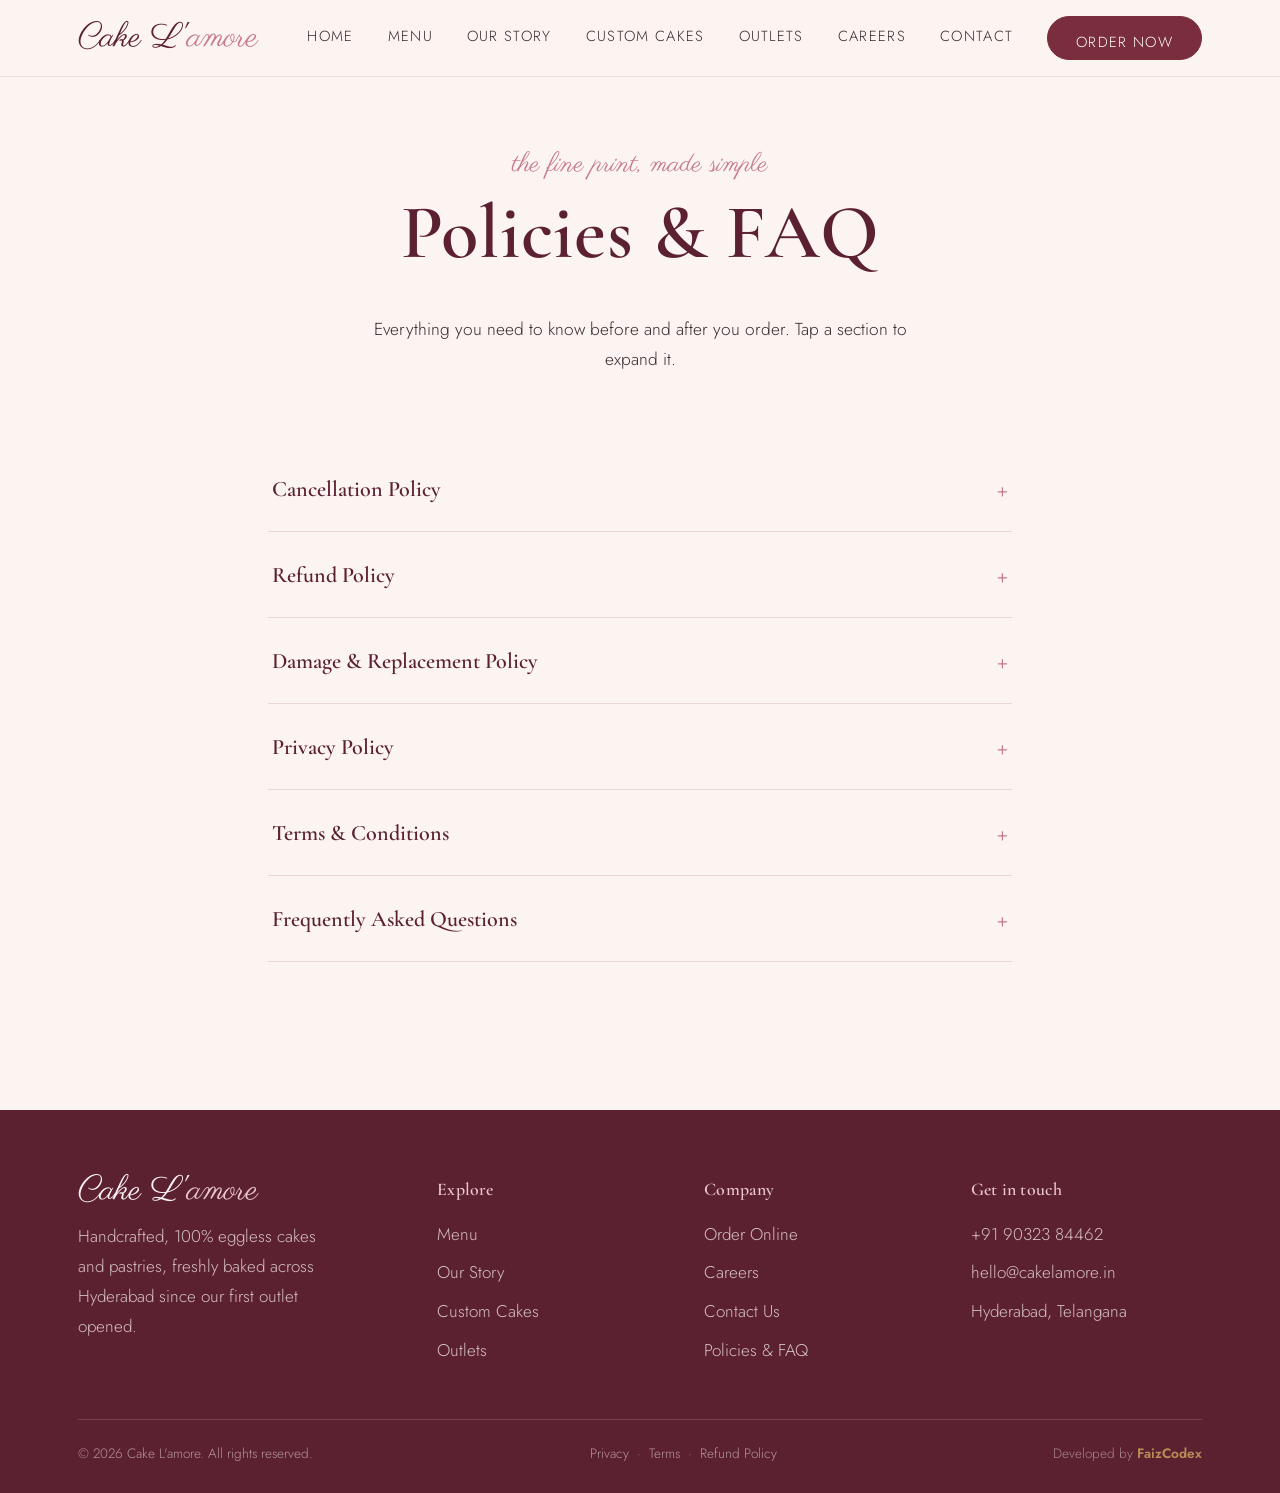
<file: policies.html>
<!DOCTYPE html>
<html lang="en">
<head>
<meta charset="UTF-8">
<meta name="viewport" content="width=device-width, initial-scale=1.0">
<title>Policies &amp; FAQ — Cake L'amore</title>
<meta name="description" content="Cake L'amore's cancellation, refund, damage, privacy and terms policies, plus frequently asked questions.">
<link rel="stylesheet" href="style.css">
</head>
<body data-page="policies">

<div id="loader" aria-hidden="true">
  <svg viewBox="0 0 300 100" xmlns="http://www.w3.org/2000/svg">
    <path d="M20,70 Q40,20 70,60 Q90,90 110,50 Q130,15 160,55 Q185,85 210,45 Q235,15 260,55" />
  </svg>
</div>

<header class="site">
  <div class="nav-inner">
    <a href="index.html" class="wordmark">Cake L'<span>amore</span></a>
    <nav class="links">
      <a href="index.html" data-nav="home">Home</a>
      <a href="menu.html" data-nav="menu">Menu</a>
      <a href="our-story.html" data-nav="story">Our Story</a>
      <a href="custom-cakes.html" data-nav="custom">Custom Cakes</a>
      <a href="outlets.html" data-nav="outlets">Outlets</a>
      <a href="careers.html" data-nav="careers">Careers</a>
      <a href="contact.html" data-nav="contact">Contact</a>
      <a href="order.html" class="btn solid">Order Now</a>
    </nav>
    <button class="hamburger" aria-label="Menu"><span></span><span></span><span></span></button>
  </div>
</header>

<section style="padding-top:64px;padding-bottom:20px">
  <div class="container section-head reveal">
    <span class="eyebrow">the fine print, made simple</span>
    <h1>Policies &amp; FAQ</h1>
    <p>Everything you need to know before and after you order. Tap a section to expand it.</p>
  </div>
</section>

<section style="padding-top:0">
  <div class="container" style="max-width:800px">

    <div class="reveal">

      <div class="accordion-item" id="cancellation">
        <h3><button>Cancellation Policy <span class="plus">+</span></button></h3>
        <div class="accordion-body"><div>
          <ul>
            <li>Standard cakes and desserts can be cancelled free of charge up to 4 hours before the scheduled delivery slot.</li>
            <li>Custom and tiered cakes require at least 48 hours' notice for cancellation, as preparation begins in advance.</li>
            <li>Orders placed through Swiggy or Zomato follow that platform's cancellation window — check the app at the time of ordering.</li>
            <li>Same-day or express deliveries, once confirmed by the outlet, cannot be cancelled.</li>
          </ul>
        </div></div>
      </div>

      <div class="accordion-item" id="refund">
        <h3><button>Refund Policy <span class="plus">+</span></button></h3>
        <div class="accordion-body"><div>
          <ul>
            <li>Refunds are issued for orders cancelled within the allowed window, or where Cake L'amore is unable to fulfil a confirmed order.</li>
            <li>Approved refunds are processed to the original payment method within 5–7 business days.</li>
            <li>Orders placed via Swiggy or Zomato are refunded through that platform in line with its standard refund timelines.</li>
            <li>Partial refunds may apply where part of a large or bulk order was delivered successfully.</li>
          </ul>
        </div></div>
      </div>

      <div class="accordion-item" id="damage">
        <h3><button>Damage &amp; Replacement Policy <span class="plus">+</span></button></h3>
        <div class="accordion-body"><div>
          <ul>
            <li>If your cake arrives damaged, melted, or not as described, contact us within 2 hours of delivery with a clear photo of the item and packaging.</li>
            <li>Verified damage claims are eligible for a free replacement or a full refund, at your choice, subject to outlet availability.</li>
            <li>Damage caused after delivery, or from incorrect storage once received, is not covered.</li>
            <li>For orders through Swiggy or Zomato, please raise the claim through the platform's help section for the fastest resolution.</li>
          </ul>
        </div></div>
      </div>

      <div class="accordion-item" id="privacy">
        <h3><button>Privacy Policy <span class="plus">+</span></button></h3>
        <div class="accordion-body"><div>
          <p>Cake L'amore collects only the information needed to process your enquiry or order — such as your name, phone number, email, and delivery preferences submitted through our forms.</p>
          <ul>
            <li>We never sell your personal information to third parties.</li>
            <li>Information shared for custom cake requests is used solely to prepare your quote and order.</li>
            <li>Orders placed via Swiggy or Zomato are also governed by that platform's own privacy policy.</li>
            <li>You may request that we delete your contact information at any time by writing to hello@cakelamore.in.</li>
          </ul>
        </div></div>
      </div>

      <div class="accordion-item" id="terms">
        <h3><button>Terms &amp; Conditions <span class="plus">+</span></button></h3>
        <div class="accordion-body"><div>
          <ul>
            <li>All prices listed are in Indian Rupees (INR) and are subject to change without prior notice.</li>
            <li>Product images are representative; actual cake designs may vary slightly based on availability of decorations and seasonal ingredients.</li>
            <li>All items are prepared in kitchens that handle dairy, nuts, and gluten-containing ingredients.</li>
            <li>By placing an order, you agree to provide accurate delivery information; Cake L'amore is not responsible for delays caused by incorrect addresses.</li>
            <li>Use of this website constitutes acceptance of these terms, which may be updated periodically.</li>
          </ul>
        </div></div>
      </div>

      <div class="accordion-item" id="faq">
        <h3><button>Frequently Asked Questions <span class="plus">+</span></button></h3>
        <div class="accordion-body"><div>
          <p><strong>Are all your cakes really eggless?</strong> Yes — every recipe at Cake L'amore is 100% eggless, always.</p>
          <p><strong>Do you deliver outside Hyderabad?</strong> Currently we deliver only within Hyderabad and Secunderabad, from our seven outlets.</p>
          <p><strong>Can I order a custom cake for the same day?</strong> Simple cakes may be possible same-day depending on outlet availability — call ahead to check. Custom and tiered designs need 48 hours' notice.</p>
          <p><strong>How do I track my order?</strong> Orders placed via Swiggy or Zomato can be tracked live within those apps.</p>
        </div></div>
      </div>

    </div>
  </div>
</section>

<footer class="site">
  <div class="container">
    <div class="foot-grid">
      <div>
        <div class="wordmark">Cake L'<span>amore</span></div>
        <p style="margin-top:14px;max-width:260px">Handcrafted, 100% eggless cakes and pastries, freshly baked across Hyderabad since our first outlet opened.</p>
      </div>
      <div>
        <h4>Explore</h4>
        <a href="menu.html">Menu</a>
        <a href="our-story.html">Our Story</a>
        <a href="custom-cakes.html">Custom Cakes</a>
        <a href="outlets.html">Outlets</a>
      </div>
      <div>
        <h4>Company</h4>
        <a href="order.html">Order Online</a>
        <a href="careers.html">Careers</a>
        <a href="contact.html">Contact Us</a>
        <a href="policies.html">Policies &amp; FAQ</a>
      </div>
      <div>
        <h4>Get in touch</h4>
        <a href="tel:+919032384462">+91 90323 84462</a>
        <a href="mailto:hello@cakelamore.in">hello@cakelamore.in</a>
        <p>Hyderabad, Telangana</p>
      </div>
    </div>
    <div class="foot-bottom">
      <span>© 2026 Cake L'amore. All rights reserved.</span>
      <span><a href="policies.html">Privacy</a> &nbsp;·&nbsp; <a href="policies.html">Terms</a> &nbsp;·&nbsp; <a href="policies.html">Refund Policy</a></span>
      <span class="dev-credit">Developed by <a href="https://www.faizcodex.com" target="_blank" rel="noopener">FaizCodex</a></span>
    </div>
  </div>
</footer>
<script src="script.js"></script>
</body>
</html>
</file>
<file: style.css>
/* ===================================================================
   CAKE L'AMORE — shared stylesheet
   Design language: French patisserie, soft pastel, restrained motion
=================================================================== */

@import url('https://fonts.googleapis.com/css2?family=Cormorant+Garamond:ital,wght@0,400;0,500;0,600;0,700;1,500;1,600&family=Parisienne&family=Jost:wght@300;400;500;600&display=swap');

:root{
  --cream:        #FCF4F0;
  --cream-deep:    #F6E8E2;
  --rose:          #C77B8C;
  --rose-soft:     #E9C7CE;
  --wine:          #7A2E3D;
  --wine-deep:     #5C2130;
  --ink:           #3A2A2E;
  --gold:          #C9A15D;
  --sage:          #A8B89A;
  --white:         #FFFDFB;

  --display: 'Cormorant Garamond', serif;
  --script:  'Parisienne', cursive;
  --body:    'Jost', sans-serif;

  --max: 1180px;
  --radius: 4px;
  --ease: cubic-bezier(.4,.05,.2,1);
}

*,*::before,*::after{ box-sizing:border-box; }
html{ scroll-behavior:smooth; }
body{
  margin:0;
  background:var(--cream);
  color:var(--ink);
  font-family:var(--body);
  font-weight:300;
  line-height:1.65;
  -webkit-font-smoothing:antialiased;
}
img{ max-width:100%; display:block; }
a{ color:inherit; text-decoration:none; }
h1,h2,h3,h4{
  font-family:var(--display);
  font-weight:600;
  color:var(--wine-deep);
  margin:0 0 .5em;
  letter-spacing:.01em;
}
h1{ font-size:clamp(2.6rem,6vw,4.6rem); font-weight:600; line-height:1.08; }
h2{ font-size:clamp(1.9rem,4vw,2.8rem); line-height:1.15; }
h3{ font-size:clamp(1.3rem,2.4vw,1.6rem); line-height:1.25; }
p{ margin:0 0 1em; }
.container{ max-width:var(--max); margin:0 auto; padding:0 28px; }

::selection{ background:var(--rose-soft); color:var(--wine-deep); }
:focus-visible{ outline:2px solid var(--wine); outline-offset:3px; }

/* ---------- eyebrow / script label ---------- */
.eyebrow{
  font-family:var(--script);
  font-size:1.6rem;
  color:var(--rose);
  display:inline-block;
  margin-bottom:.15em;
}

/* ---------- loader ---------- */
#loader{
  position:fixed; inset:0; z-index:999;
  background:var(--cream);
  display:flex; align-items:center; justify-content:center;
  transition:opacity .6s var(--ease), visibility .6s var(--ease);
}
#loader svg{ width:220px; height:auto; }
#loader path{
  fill:none; stroke:var(--gold); stroke-width:2;
  stroke-dasharray:600; stroke-dashoffset:600;
  animation:draw 1.1s var(--ease) forwards;
}
@keyframes draw{ to{ stroke-dashoffset:0; } }
#loader.hide{ opacity:0; visibility:hidden; }
@media (prefers-reduced-motion:reduce){
  #loader{ display:none !important; }
}

/* ---------- header ---------- */
header.site{
  position:sticky; top:0; z-index:100;
  background:rgba(252,244,240,.92);
  backdrop-filter:blur(6px);
  border-bottom:1px solid rgba(122,46,61,.1);
}
.nav-inner{
  max-width:var(--max); margin:0 auto; padding:16px 28px;
  display:flex; align-items:center; justify-content:space-between;
}
.wordmark{
  font-family:var(--script);
  font-size:2rem;
  color:var(--wine-deep);
  line-height:1;
}
.wordmark span{ color:var(--rose); }
nav.links{ display:flex; gap:34px; align-items:center; }
nav.links a{
  font-size:.86rem; letter-spacing:.09em; text-transform:uppercase;
  color:var(--ink); position:relative; padding-bottom:4px;
}
nav.links a::after{
  content:''; position:absolute; left:0; bottom:0; width:0; height:1px;
  background:var(--rose); transition:width .35s var(--ease);
}
nav.links a:hover::after, nav.links a.active::after{ width:100%; }
nav.links a.active{ color:var(--wine); }
.btn{
  display:inline-block; padding:12px 28px;
  font-family:var(--body); font-size:.82rem; letter-spacing:.08em; text-transform:uppercase;
  border:1.5px solid var(--wine); border-radius:100px;
  color:var(--wine); position:relative; overflow:hidden;
  transition:color .4s var(--ease);
}
.btn::before{
  content:''; position:absolute; inset:0; background:var(--wine);
  transform:scaleX(0); transform-origin:left; transition:transform .4s var(--ease); z-index:-1;
}
.btn:hover{ color:var(--white); }
.btn:hover::before{ transform:scaleX(1); }
.btn.solid{ background:var(--wine); color:var(--white); }
.btn.solid::before{ background:var(--wine-deep); }
.btn.gold{ border-color:var(--gold); color:var(--wine-deep); }
.btn.gold::before{ background:var(--gold); }
.btn.gold:hover{ color:var(--wine-deep); }

.hamburger{ display:none; flex-direction:column; gap:5px; cursor:pointer; background:none; border:none; }
.hamburger span{ width:24px; height:1.5px; background:var(--ink); display:block; }

/* ---------- hero ---------- */
.hero{
  min-height:88vh; display:flex; align-items:center; position:relative;
  background:linear-gradient(180deg, var(--cream) 0%, var(--cream-deep) 100%);
  overflow:hidden;
}
.hero .container{ position:relative; z-index:2; text-align:center; }
.hero .wordmark-hero{
  font-family:var(--script); color:var(--wine-deep);
  font-size:clamp(3rem,9vw,6.5rem); line-height:1.05;
}
.hero p.lede{
  font-family:var(--display); font-style:italic; font-size:1.3rem;
  color:var(--ink); max-width:520px; margin:18px auto 34px;
}
.hero-cta{ display:flex; gap:18px; justify-content:center; flex-wrap:wrap; }
.hero-blob{
  position:absolute; border-radius:50%; filter:blur(60px); opacity:.35; z-index:1;
}
.hero-blob.a{ width:340px; height:340px; background:var(--rose-soft); top:-60px; left:-80px; }
.hero-blob.b{ width:280px; height:280px; background:var(--sage); bottom:-80px; right:-60px; opacity:.25; }

/* ---------- swirl divider (signature element) ---------- */
.swirl{ display:flex; justify-content:center; margin:6px 0 10px; }
.swirl svg{ width:180px; height:36px; overflow:visible; }
.swirl path{
  fill:none; stroke:var(--rose); stroke-width:2; stroke-linecap:round;
  stroke-dasharray:400; stroke-dashoffset:400;
  transition:stroke-dashoffset 1.1s var(--ease);
}
.swirl.in-view path{ stroke-dashoffset:0; }

/* ---------- sections ---------- */
section{ padding:88px 0; }
.section-head{ text-align:center; max-width:640px; margin:0 auto 52px; }
.reveal{ opacity:0; transform:translateY(26px); transition:opacity .8s var(--ease), transform .8s var(--ease); }
.reveal.in-view{ opacity:1; transform:none; }

/* ---------- cards / grid ---------- */
.grid{ display:grid; grid-template-columns:repeat(3,1fr); gap:36px; }
.card{
  position:relative; background:var(--white); border-radius:2px 2px 18px 18px;
  padding-bottom:8px; box-shadow:0 10px 26px rgba(122,46,61,.07);
  transition:transform .45s var(--ease), box-shadow .45s var(--ease);
}
.card::before{
  content:''; position:absolute; top:-9px; left:0; right:0; height:18px;
  background-image:radial-gradient(circle at 9px 9px, var(--white) 8.5px, transparent 9.5px);
  background-size:18px 18px; background-repeat:repeat-x;
}
.card:hover{ transform:translateY(-8px); box-shadow:0 22px 40px rgba(122,46,61,.16); }
.card .thumb{
  height:200px; background:linear-gradient(135deg,var(--rose-soft),var(--cream-deep));
  display:flex; align-items:center; justify-content:center;
  font-family:var(--script); color:var(--wine); font-size:1.3rem; text-align:center; padding:10px;
  overflow:hidden;
}
.card .thumb img{ width:100%; height:100%; object-fit:cover; transition:transform .6s var(--ease); }
.card:hover .thumb img{ transform:scale(1.08); }
.card .body{ padding:20px 22px 22px; }
.tag{
  display:inline-block; font-size:.68rem; letter-spacing:.08em; text-transform:uppercase;
  background:rgba(168,184,154,.25); color:#4b5c40; padding:4px 10px; border-radius:100px; margin-bottom:10px;
}
.price{ font-family:var(--display); font-weight:600; color:var(--wine); font-size:1.15rem; }

/* ---------- footer ---------- */
footer.site{ background:var(--wine-deep); color:var(--cream); padding:64px 0 28px; margin-top:60px; }
footer.site .wordmark{ color:var(--cream); }
footer.site .wordmark span{ color:var(--rose-soft); }
.foot-grid{ display:grid; grid-template-columns:1.4fr 1fr 1fr 1fr; gap:36px; margin-bottom:44px; }
.foot-grid h4{ color:var(--rose-soft); font-size:1.05rem; margin-bottom:14px; }
.foot-grid a, .foot-grid p{ color:rgba(252,244,240,.75); font-size:.92rem; display:block; margin-bottom:9px; }
.foot-grid a:hover{ color:var(--gold); }
.foot-bottom{
  border-top:1px solid rgba(252,244,240,.15); padding-top:22px;
  display:flex; justify-content:space-between; flex-wrap:wrap; gap:10px;
  font-size:.8rem; color:rgba(252,244,240,.55);
}

/* ---------- forms ---------- */
.form-box{ background:var(--white); border-radius:4px; padding:40px; box-shadow:0 10px 30px rgba(122,46,61,.08); }
label{ display:block; font-size:.78rem; letter-spacing:.06em; text-transform:uppercase; color:var(--wine); margin:18px 0 6px; }
label:first-child{ margin-top:0; }
input, select, textarea{
  width:100%; padding:13px 14px; font-family:var(--body); font-size:.95rem;
  border:1px solid rgba(122,46,61,.2); border-radius:3px; background:var(--cream);
  color:var(--ink); transition:border-color .3s var(--ease);
}
input:focus, select:focus, textarea:focus{ border-color:var(--rose); outline:none; }
textarea{ resize:vertical; min-height:110px; }
.form-note{ font-size:.82rem; color:rgba(58,42,46,.6); margin-top:16px; }

/* ---------- timeline (Our Story) ---------- */
.timeline{ position:relative; max-width:760px; margin:0 auto; }
.timeline::before{ content:''; position:absolute; left:18px; top:0; bottom:0; width:1px; background:rgba(122,46,61,.2); }
.t-item{ position:relative; padding-left:56px; margin-bottom:48px; }
.t-item::before{
  content:''; position:absolute; left:11px; top:4px; width:15px; height:15px; border-radius:50%;
  background:var(--rose); border:3px solid var(--cream);
  box-shadow:0 0 0 1px var(--rose);
}
.t-year{ font-family:var(--display); font-style:italic; color:var(--rose); font-size:1.1rem; }

/* ---------- accordion (Policies) ---------- */
.accordion-item{ border-bottom:1px solid rgba(122,46,61,.15); }
.accordion-item h3{ margin:0; }
.accordion-item button{
  width:100%; text-align:left; background:none; border:none; cursor:pointer;
  padding:26px 4px; display:flex; justify-content:space-between; align-items:center;
  font-family:var(--display); font-size:1.3rem; color:var(--wine-deep); font-weight:600;
}
.accordion-item .plus{ font-size:1.6rem; color:var(--rose); transition:transform .35s var(--ease); }
.accordion-item.open .plus{ transform:rotate(45deg); }
.accordion-body{ max-height:0; overflow:hidden; transition:max-height .5s var(--ease); }
.accordion-body div{ padding:0 4px 26px; color:rgba(58,42,46,.85); font-size:.95rem; }
.accordion-body ul{ padding-left:20px; }
.accordion-body li{ margin-bottom:8px; }

/* ---------- outlets ---------- */
.outlet-card{
  background:var(--white); border-radius:4px; padding:26px 28px; box-shadow:0 8px 22px rgba(122,46,61,.06);
  display:flex; justify-content:space-between; gap:20px; flex-wrap:wrap; align-items:flex-start;
}
.outlet-card + .outlet-card{ margin-top:18px; }
.outlet-card h3{ margin-bottom:6px; }
.outlet-card .meta{ font-size:.88rem; color:rgba(58,42,46,.7); }
.outlet-card .meta strong{ color:var(--wine); }

/* ---------- order-partner cards ---------- */
.partner-grid{ display:grid; grid-template-columns:repeat(3,1fr); gap:28px; }
.partner-card{
  background:var(--white); border-radius:4px; padding:36px 28px; text-align:center;
  box-shadow:0 10px 26px rgba(122,46,61,.07); transition:transform .4s var(--ease);
}
.partner-card:hover{ transform:translateY(-6px); }
.partner-card .icon{
  width:58px; height:58px; margin:0 auto 18px; border-radius:50%;
  background:var(--rose-soft); display:flex; align-items:center; justify-content:center;
  font-family:var(--script); font-size:1.5rem; color:var(--wine-deep);
}

/* ---------- utility banners ---------- */
.banner{
  background:var(--rose-soft); border-radius:4px; padding:44px; text-align:center;
  margin:70px auto 0; max-width:900px;
}
.banner h3{ margin-bottom:10px; }

/* ---------- responsive ---------- */
@media (max-width:960px){
  .grid{ grid-template-columns:repeat(2,1fr); }
  .foot-grid{ grid-template-columns:1fr 1fr; }
  .partner-grid{ grid-template-columns:1fr; }
}
@media (max-width:720px){
  nav.links{
    position:fixed; top:64px; left:0; right:0; background:var(--cream);
    flex-direction:column; padding:24px 28px; gap:20px;
    transform:translateY(-120%); transition:transform .4s var(--ease);
    border-bottom:1px solid rgba(122,46,61,.1);
  }
  nav.links.open{ transform:translateY(0); }
  .hamburger{ display:flex; }
  .grid{ grid-template-columns:1fr; }
  .foot-grid{ grid-template-columns:1fr 1fr; }
  .outlet-card{ flex-direction:column; }
}

/* ===================================================================
   MOBILE RESPONSIVENESS + READABILITY FIXES
=================================================================== */

/* Boost base readability on phones — scales every rem-based size site-wide */
@media (max-width:640px){
  html{ font-size:17px; }
  section{ padding:56px 0; }
  .hero{ min-height:auto; padding:110px 0 64px; }
  .container{ padding:0 22px; }
  .section-head{ margin-bottom:38px; }
}
@media (max-width:400px){
  .container{ padding:0 18px; }
}

/* Force any inline two-column layout (hero/story image blocks, contact page)
   to stack — picture above, text below, or vice versa, never side-by-side */
@media (max-width:760px){
  [style*="grid-template-columns:1fr 1fr"],
  [style*="grid-template-columns:1fr 1.2fr"]{
    grid-template-columns:1fr !important;
    gap:26px !important;
  }
  /* shrink the fixed-height image/illustration blocks so they don't
     dominate the screen once stacked on a narrow phone */
  [style*="height:340px"],
  [style*="height:320px"]{
    height:220px !important;
  }
}

/* Contact page + any split layout: make sure children never force
   the row wider than the viewport (this was the "shifting width" bug) */
@media (max-width:760px){
  .container > [style*="grid-template-columns"],
  section > .container [style*="grid-template-columns"]{
    width:100%;
    max-width:100%;
  }
  .form-box{ padding:28px 22px; }
}

/* Prevent any element from causing horizontal scroll/shift on mobile */
@media (max-width:760px){
  html, body{ overflow-x:hidden; }
  img{ max-width:100%; height:auto; }
  .card .thumb img{ height:100%; }
}

/* Touch-friendlier nav + slightly larger small print for on-phone reading */
@media (max-width:720px){
  nav.links a{ font-size:1rem; padding:6px 0; }
  .foot-grid a, .foot-grid p{ font-size:1rem; }
  .outlet-card .meta{ font-size:.95rem; }
  .accordion-body div{ font-size:1rem; }
}

/* Card/description copy was set quite small (.88–.9rem) — bump for mobile legibility */
@media (max-width:640px){
  [style*="font-size:.88rem"],
  [style*="font-size:.9rem"]{
    font-size:1rem !important;
    line-height:1.6 !important;
  }
}

/* ===================================================================
   READABILITY PASS — larger base type across ALL devices, not just mobile
=================================================================== */

/* Raise the root size so every rem-based element (headings, buttons,
   paragraphs, nav, forms) reads larger everywhere — desktop and mobile */
html{ font-size:17px; }

/* Body copy line-height a touch more open for comfortable reading */
body{ line-height:1.75; }
p{ font-size:1.02rem; }

/* Every small "meta/description" text baked in as inline styles across
   cards, timeline, outlets, careers, policies — bump them all up together */
[style*="font-size:.82rem"],
[style*="font-size:.85rem"],
[style*="font-size:.86rem"],
[style*="font-size:.88rem"],
[style*="font-size:.92rem"],
[style*="font-size:.95rem"]{
  font-size:1.05rem !important;
  line-height:1.65 !important;
}

/* Card descriptions specifically (menu items, bestsellers) */
.card .body p{ font-size:1.05rem; line-height:1.6; }
.hero p.lede{ font-size:1.2rem; }
.outlet-card .meta{ font-size:1rem; }
.form-note{ font-size:.95rem; }
.accordion-body div{ font-size:1.02rem; line-height:1.7; }
.foot-grid a, .foot-grid p{ font-size:1rem; }

/* Push it a little further still on phones, where reading distance is closer
   and the earlier fix wasn't enough */
@media (max-width:640px){
  html{ font-size:18px; }
  p{ font-size:1.05rem; }
  .card .body p{ font-size:1.08rem; }
  [style*="font-size:.82rem"],
  [style*="font-size:.85rem"],
  [style*="font-size:.86rem"],
  [style*="font-size:.88rem"],
  [style*="font-size:.92rem"],
  [style*="font-size:.95rem"]{
    font-size:1.08rem !important;
    line-height:1.7 !important;
  }
}

/* footer developer credit */
.dev-credit{ opacity:.85; }
.dev-credit a{ color:var(--gold); font-weight:600; text-decoration:none; }
.dev-credit a:hover{ text-decoration:underline; }
</file>
